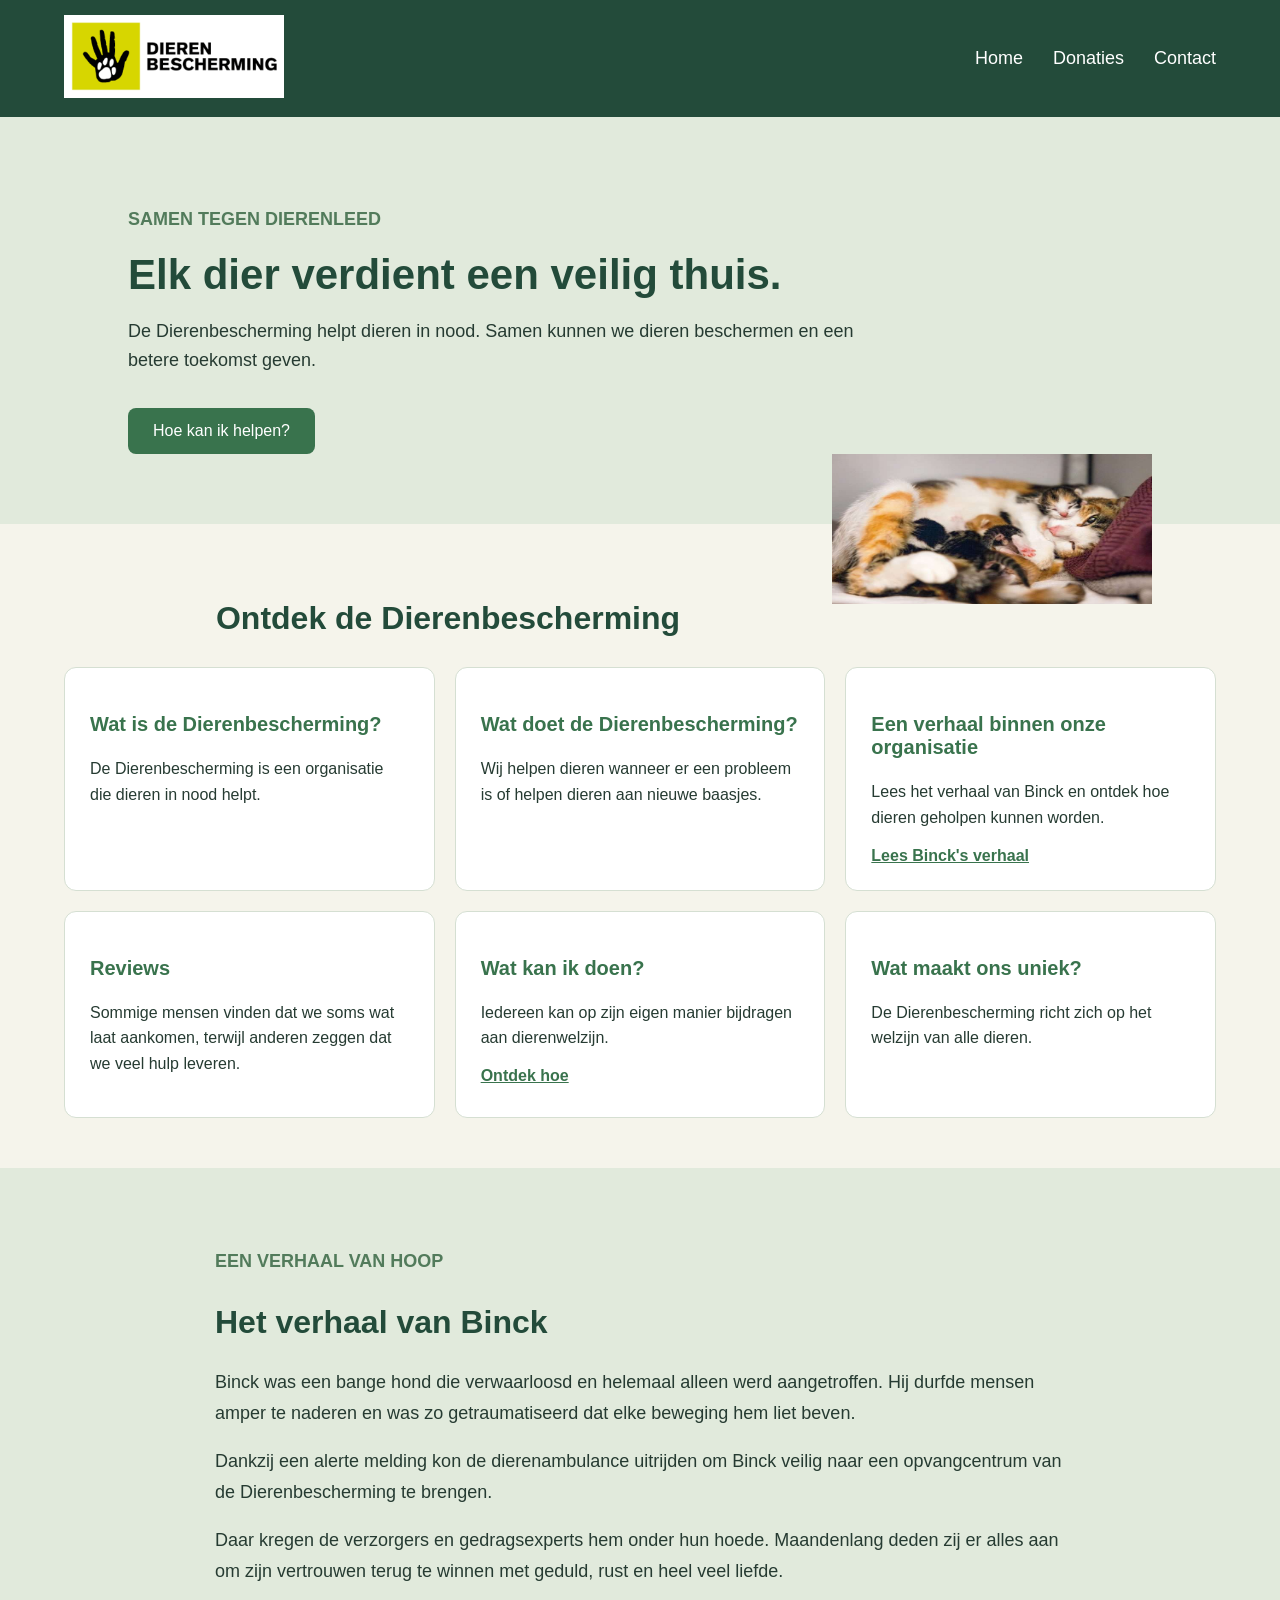
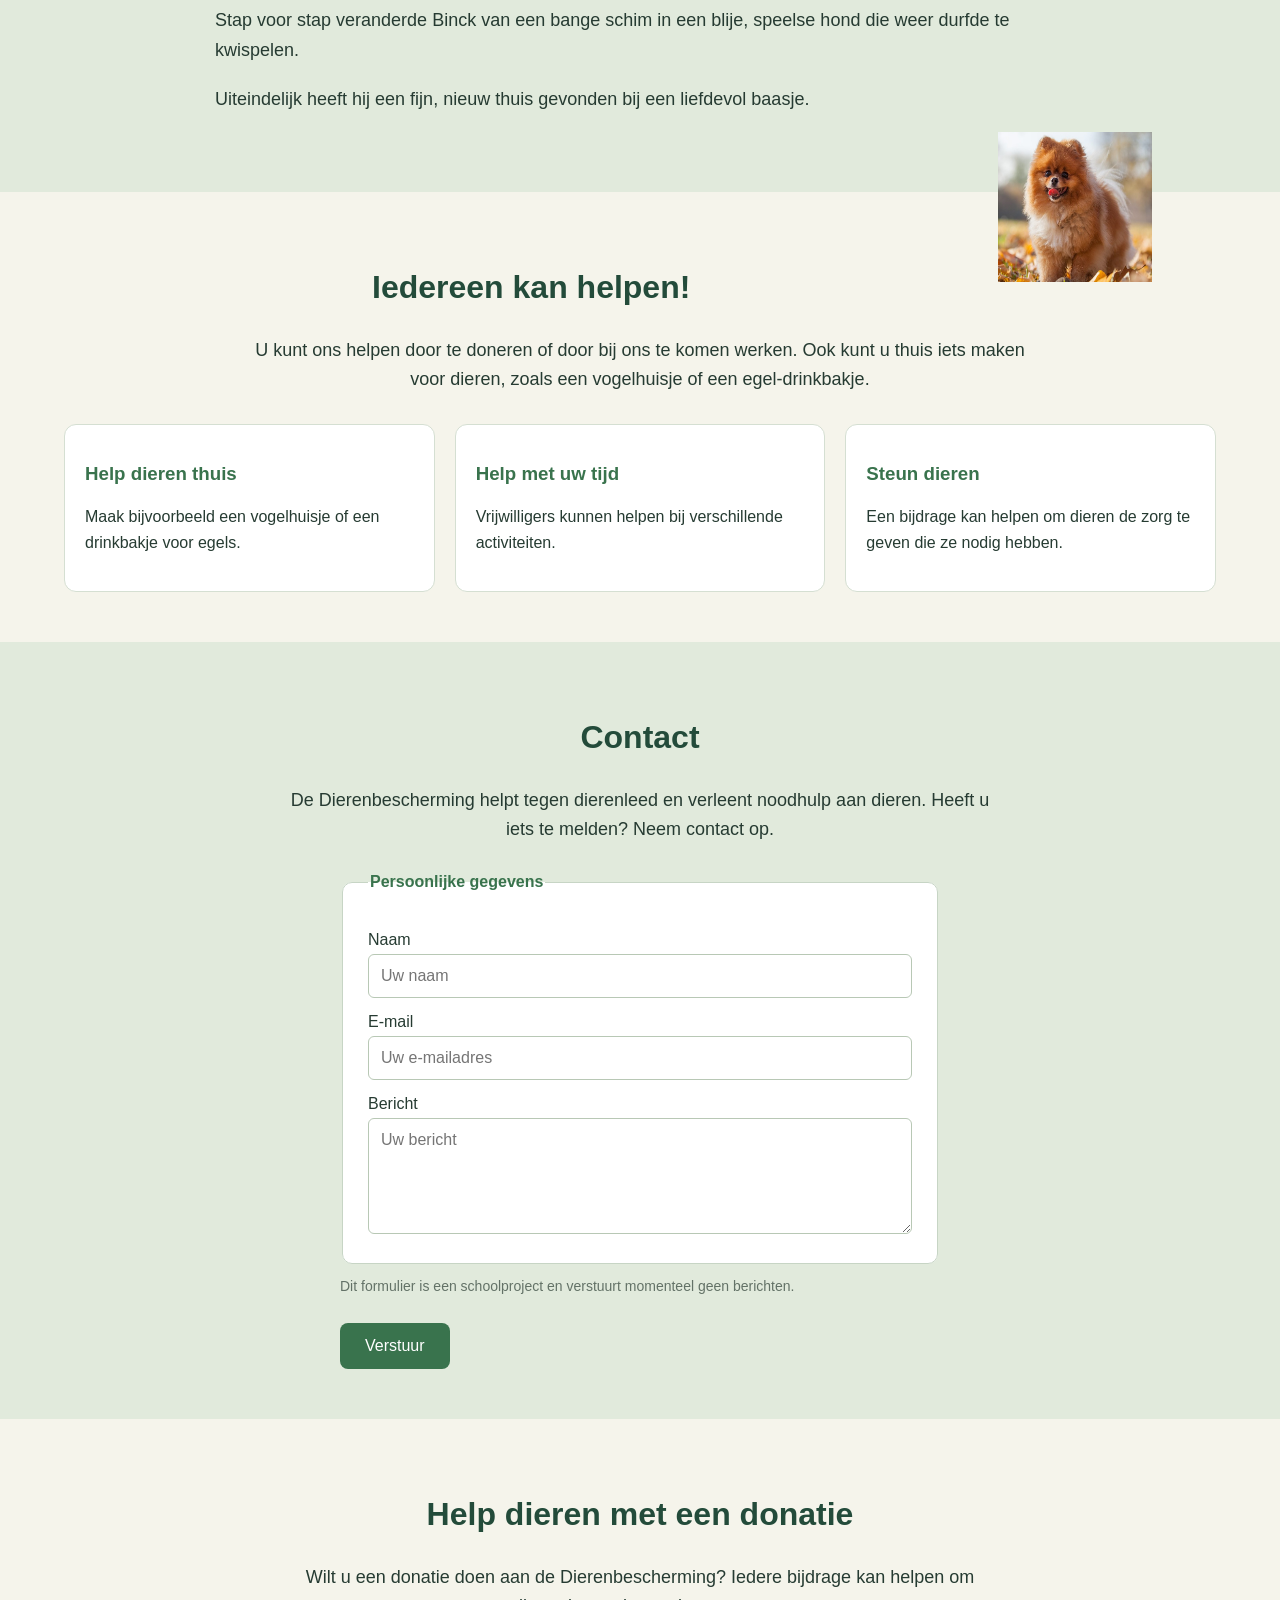
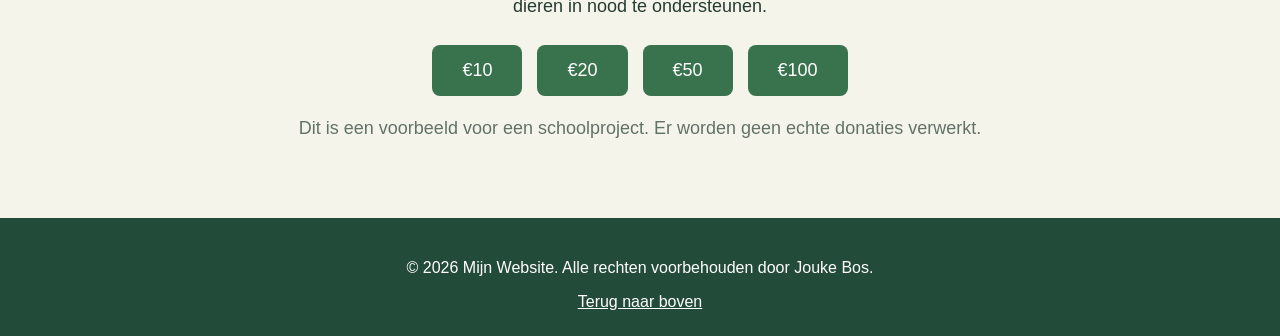
<file: index.html>
<!DOCTYPE html>
<html lang="en">

<head>
    <meta charset="UTF-8">
    <meta name="viewport" content="width=device-width, initial-scale=1.0">

    <title>De Dierenbescherming</title>

    <link rel="icon" type="image/x-icon" href="/pictures/logotje.jpg">
    <link rel="stylesheet" href="style.css">
</head>

<body>

    <!-- Navigatie -->
    <header class="header_side">

        <a href="index.html" class="logo">
            <img src="pictures/dierBes.png"
                 alt="Logo van de Dierenbescherming">
        </a>

        <nav class="navigation">
            <a href="index.html">Home</a>
            <a href="#item6">Donaties</a>
            <a href="#contact">Contact</a>
        </nav>

    </header>


    <main>

        <!-- Welkomstgedeelte -->
        <section class="hero">

            <div class="hero_text">

                <p class="small_title">
                    Samen tegen dierenleed
                </p>

                <h1>
                    Elk dier verdient een veilig thuis.
                </h1>

                <p>
                    De Dierenbescherming helpt dieren in nood.
                    Samen kunnen we dieren beschermen en een
                    betere toekomst geven.
                </p>

                <a href="#item8" class="main_button">
                    Hoe kan ik helpen?
                </a>

            </div>
               <img id="kittens" src="pictures/Kitten_nest.jpg"
                 alt="foto van een hondje" width="320" height="150" style="float:right">  
        </section>


        <!-- Informatie -->
        <section class="information">

            <h2>Ontdek de Dierenbescherming</h2>

            <div class="information_grid">

                <div class="info_card">
                    <h3>Wat is de Dierenbescherming?</h3>
                    <p id="item2">
                        De Dierenbescherming is een organisatie
                        die dieren in nood helpt.
                    </p>
                </div>

                <div class="info_card">
                    <h3>Wat doet de Dierenbescherming?</h3>
                    <p id="item3">
                        Wij helpen dieren wanneer er een probleem
                        is of helpen dieren aan nieuwe baasjes.
                    </p>
                </div>

                <div class="info_card">
                    <h3>Een verhaal binnen onze organisatie</h3>
                    <p>
                        Lees het verhaal van Binck en ontdek
                        hoe dieren geholpen kunnen worden.
                    </p>
                    <a href="#item4">Lees Binck's verhaal</a>
                </div>

                <div class="info_card">
                    <h3>Reviews</h3>
                    <p id="item5">
                        Sommige mensen vinden dat we soms wat
                        laat aankomen, terwijl anderen zeggen
                        dat we veel hulp leveren.
                    </p>
                </div>

                <div class="info_card">
                    <h3>Wat kan ik doen?</h3>
                    <p>
                        Iedereen kan op zijn eigen manier
                        bijdragen aan dierenwelzijn.
                    </p>
                    <a href="#item8">Ontdek hoe</a>
                </div>

                <div class="info_card">
                    <h3>Wat maakt ons uniek?</h3>
                    <p id="item7">
                        De Dierenbescherming richt zich op
                        het welzijn van alle dieren.
                    </p>
                </div>

            </div>

        </section>


        <!-- Binck's verhaal -->
        <section class="story" id="item4">

            <div class="story_text">

                <p class="small_title">Een verhaal van hoop</p>

                <h2>Het verhaal van Binck</h2>

                <p>
                    Binck was een bange hond die verwaarloosd
                    en helemaal alleen werd aangetroffen.
                    Hij durfde mensen amper te naderen en was
                    zo getraumatiseerd dat elke beweging hem
                    liet beven.
                </p>

                <p>
                    Dankzij een alerte melding kon de
                    dierenambulance uitrijden om Binck veilig
                    naar een opvangcentrum van de
                    Dierenbescherming te brengen.
                </p>

                <p>
                    Daar kregen de verzorgers en gedragsexperts
                    hem onder hun hoede. Maandenlang deden zij
                    er alles aan om zijn vertrouwen terug te
                    winnen met geduld, rust en heel veel liefde.
                </p>

                <p>
                    Stap voor stap veranderde Binck van een
                    bange schim in een blije, speelse hond die
                    weer durfde te kwispelen.
                </p>

                <p>
                    Uiteindelijk heeft hij een fijn, nieuw
                    thuis gevonden bij een liefdevol baasje.
                </p>

            </div>
            <img id="foto_hondje" src="pictures/achtergrond.jpg"
                 alt="foto van een hondje" width="200" height="150" style="float:right">
        </section>


        <!-- Hoe kan ik helpen -->
        <section class="help" id="item8">

            <h2>Iedereen kan helpen!</h2>

            <p>
                U kunt ons helpen door te doneren of door bij
                ons te komen werken. Ook kunt u thuis iets
                maken voor dieren, zoals een vogelhuisje of
                een egel-drinkbakje.
            </p>

            <div class="help_cards">

                <div class="help_card">
                    <h3>Help dieren thuis</h3>
                    <p>
                        Maak bijvoorbeeld een vogelhuisje
                        of een drinkbakje voor egels.
                    </p>
                </div>

                <div class="help_card">
                    <h3>Help met uw tijd</h3>
                    <p>
                        Vrijwilligers kunnen helpen bij
                        verschillende activiteiten.
                    </p>
                </div>

                <div class="help_card">
                    <h3>Steun dieren</h3>
                    <p>
                        Een bijdrage kan helpen om dieren
                        de zorg te geven die ze nodig hebben.
                    </p>
                </div>

            </div>

        </section>


        <!-- Contact -->
        <section class="contact" id="contact">

            <h2>Contact</h2>

            <p>
                De Dierenbescherming helpt tegen dierenleed
                en verleent noodhulp aan dieren.
                Heeft u iets te melden? Neem contact op.
            </p>

            <form>

                <fieldset>

                    <legend>Persoonlijke gegevens</legend>

                    <label for="name">Naam</label>
                    <input type="text" id="name"
                           name="username" placeholder="Uw naam">

                    <label for="email">E-mail</label>
                    <input type="email" id="email"
                           name="email" placeholder="Uw e-mailadres">

                    <label for="message">Bericht</label>
                    <textarea id="message" name="message"
                              rows="5"
                              placeholder="Uw bericht"></textarea>

                </fieldset>

                <p class="form_note">
                    Dit formulier is een schoolproject en
                    verstuurt momenteel geen berichten.
                </p>

                <button type="submit" class="main_button">
                    Verstuur
                </button>

            </form>

        </section>


        <!-- Donaties -->
        <section class="donations" id="item6">

            <h2>Help dieren met een donatie</h2>

            <p>
                Wilt u een donatie doen aan de
                Dierenbescherming? Iedere bijdrage kan helpen
                om dieren in nood te ondersteunen.
            </p>

            <div class="donation_buttons">

                <button type="button">€10</button>
                <button type="button">€20</button>
                <button type="button">€50</button>
                <button type="button">€100</button>

            </div>

            <br>

            <p class="form_note">
                Dit is een voorbeeld voor een schoolproject.
                Er worden geen echte donaties verwerkt.
            </p>

        </section>

    </main>


    <!-- Footer -->
    <footer class="site-footer">

        <p>
            &copy; 2026 Mijn Website.
            Alle rechten voorbehouden door Jouke Bos.
        </p>

        <a href="#top">Terug naar boven</a>

    </footer>

</body>

</html>
</file>
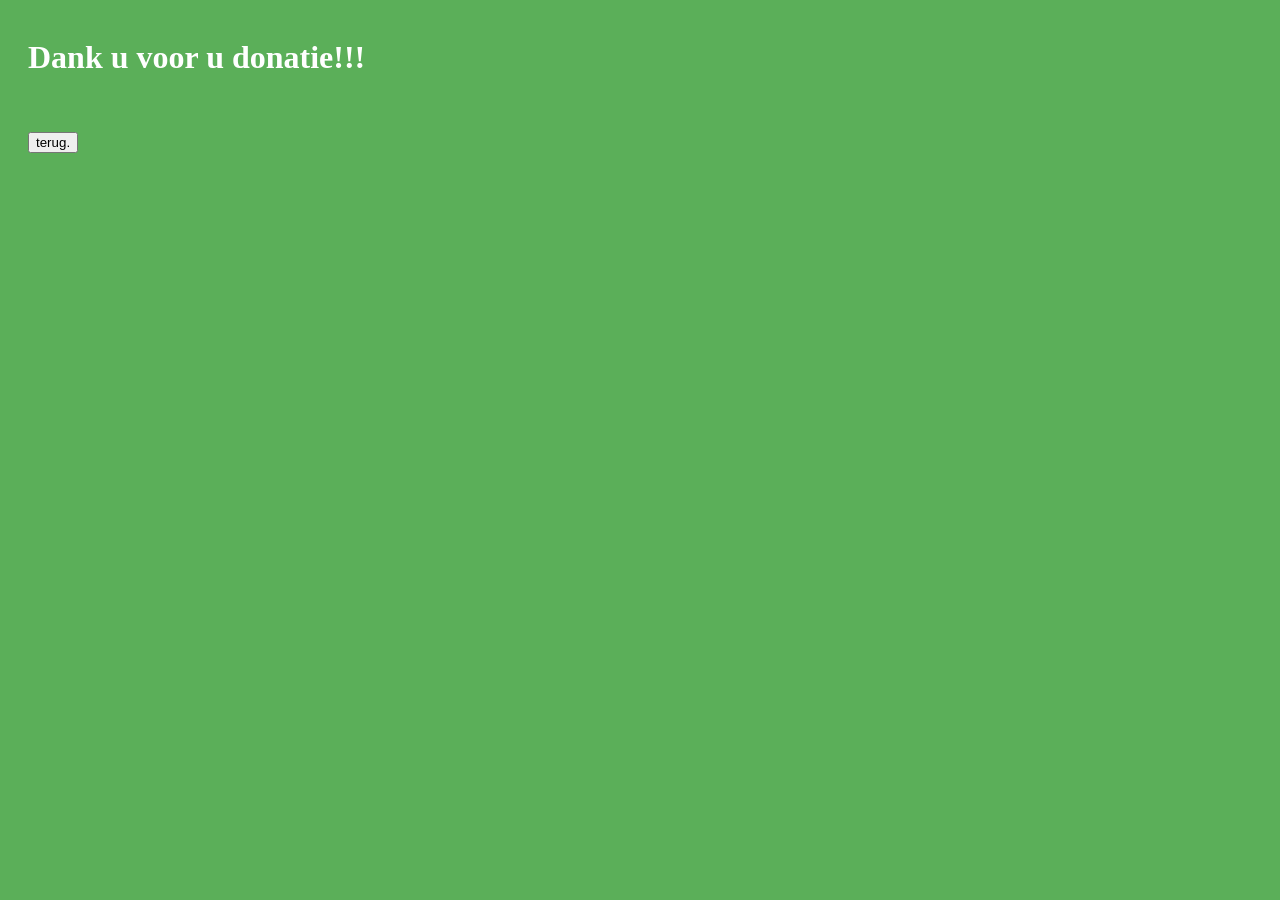
<file: index3.html>
<!DOCTYPE html>
<html lang="en">

<head>
    <meta charset="UTF-8">
    <meta name="viewport" content="width=device-width, initial-scale=1.0">
    <link rel="stylesheet" href="style3.css">
    <title>Document</title>
</head>

<body>
    <h1>Dank u voor u donatie!!!</h1>
    <br>
    <p></p>
    <button onclick="window.location.href='index.html'">
        terug.
    </button>
</body>

</html>
</file>
<file: style.css>
/* Algemene instellingen */

body {
    margin: 0;
    min-height: 100vh;

    font-family: Arial, sans-serif;
    color: #263b32;

    background-color: #f5f4eb;
}


/* Navigatie */

.header_side {
    background-color: #234b3a;

    padding: 15px 5%;

    display: flex;
    justify-content: space-between;
    align-items: center;
}

.logo img {
    width: 220px;
    height: auto;
}

.navigation {
    display: flex;
    gap: 30px;
}

.navigation a {
    color: white;
    text-decoration: none;
    font-size: 18px;
}

.navigation a:visited {
    color: white;
}


/* Welkomstgedeelte */

.hero {
    background-color: #e1eadc;

    padding: 70px 10%;
}

.hero_text {
    max-width: 750px;
}

.small_title {
    color: #527b5b;
    font-size: 16px;
    font-weight: bold;
    text-transform: uppercase;
}

.hero h1 {
    color: #234b3a;
    font-size: 42px;
    margin: 15px 0;
}

.hero p {
    font-size: 18px;
    line-height: 1.6;
}

/* Knoppen */

.main_button {
    display: inline-block;

    background-color: #39734d;
    color: white;

    padding: 14px 25px;
    margin-top: 15px;

    border: none;
    border-radius: 8px;

    font-size: 16px;
    text-decoration: none;
}

.main_button:visited {
    color: white;
}

.main_button:hover {
    background-color: #234b3a;
}


/* Informatie */

.information {
    padding: 50px 5%;
}

.information h2,
.help h2,
.contact h2,
.donations h2 {
    text-align: center;

    color: #234b3a;
    font-size: 32px;

    margin-bottom: 30px;
}


/* Grid met informatiekaarten */

.information_grid {
    display: grid;

    grid-template-columns: 1fr 1fr 1fr;

    gap: 20px;
}

.info_card {
    background-color: white;

    padding: 25px;

    border-radius: 12px;
    border: 1px solid #d5dfd2;
}

.info_card h3 {
    color: #39734d;
    font-size: 20px;
}

.info_card p {
    font-size: 16px;
    line-height: 1.6;
}

.info_card a {
    color: #39734d;
    font-weight: bold;
}


/* Binck's verhaal */

.story {
    background-color: #e1eadc;

    padding: 60px 10%;
}

.story_text {
    max-width: 850px;
    margin: 0 auto;
}

.story h2 {
    color: #234b3a;
    font-size: 32px;
}

.story p {
    font-size: 18px;
    line-height: 1.7;
}

#foto_hondje{
     display: block;
  margin: auto;
  width: 15%;
}

/* Hoe kan ik helpen */

.help {
    padding: 50px 5%;
}

.help > p {
    max-width: 800px;
    margin: 0 auto 30px;

    text-align: center;

    font-size: 18px;
    line-height: 1.6;
}

.help_cards {
    display: flex;
    justify-content: center;
    gap: 20px;
}

.help_card {
    width: 30%;

    background-color: white;

    padding: 20px;

    border-radius: 12px;
    border: 1px solid #d5dfd2;
}

.help_card h3 {
    color: #39734d;
}

.help_card p {
    line-height: 1.6;
}


/* Contact */

.contact {
    background-color: #e1eadc;

    padding: 50px 5%;
}

.contact > p {
    max-width: 700px;
    margin: 0 auto 30px;

    text-align: center;

    font-size: 18px;
    line-height: 1.6;
}

form {
    max-width: 600px;
    margin: 0 auto;
}

fieldset {
    background-color: white;

    border: 1px solid #c7d5c5;
    border-radius: 10px;

    padding: 25px;
}

legend {
    color: #39734d;
    font-weight: bold;
}

label {
    display: block;
    margin-top: 15px;
}

input,
textarea {
    width: 100%;

    padding: 12px;
    margin-top: 5px;

    box-sizing: border-box;

    border: 1px solid #b8c8b5;
    border-radius: 6px;

    font-family: Arial, sans-serif;
    font-size: 16px;
}

textarea {
    resize: vertical;
}

.form_note {
    font-size: 14px;
    color: #637267;
}


/* Donaties */

.donations {
    padding: 50px 5%;

    text-align: center;
}

.donations > p {
    max-width: 700px;
    margin: 0 auto 25px;

    font-size: 18px;
    line-height: 1.6;
}

.donation_buttons {
    display: flex;
    justify-content: center;
    gap: 15px;
}

.donation_buttons button {
    background-color: #39734d;
    color: white;

    padding: 15px 30px;

    border: none;
    border-radius: 8px;

    font-size: 18px;
}

.donation_buttons button:hover {
    background-color: #234b3a;
}


/* Footer */

.site-footer {
    background-color: #234b3a;
    color: white;

    padding: 25px;

    text-align: center;
}

.site-footer a {
    color: white;
}


/* Kleine schermen */

@media (max-width: 800px) {

    .header_side {
        flex-direction: column;
        gap: 20px;
    }

    .navigation {
        flex-wrap: wrap;
        justify-content: center;
    }

    .information_grid {
        grid-template-columns: 1fr 1fr;
    }

    .help_cards {
        flex-direction: column;
    }

    .help_card {
        width: auto;
    }

    .hero h1 {
        font-size: 32px;
    }

}

@media (max-width: 500px) {

    .information_grid {
        grid-template-columns: 1fr;
    }

    .donation_buttons {
        flex-wrap: wrap;
    }

}
</file>
<file: style3.css>
body {
    background-color: rgb(91, 175, 89);
    color: white;
    padding: 10px 20px;
    border: none;
    cursor: pointer;
}


.box {
    width: 20%;
    height: 2%;
    background-color: rgba(178, 176, 176, 0.866);
    padding: 20px;
    margin: 20px 20px 0px 20px;
    text-align: center;
    border-radius: 10px
}
</file>
